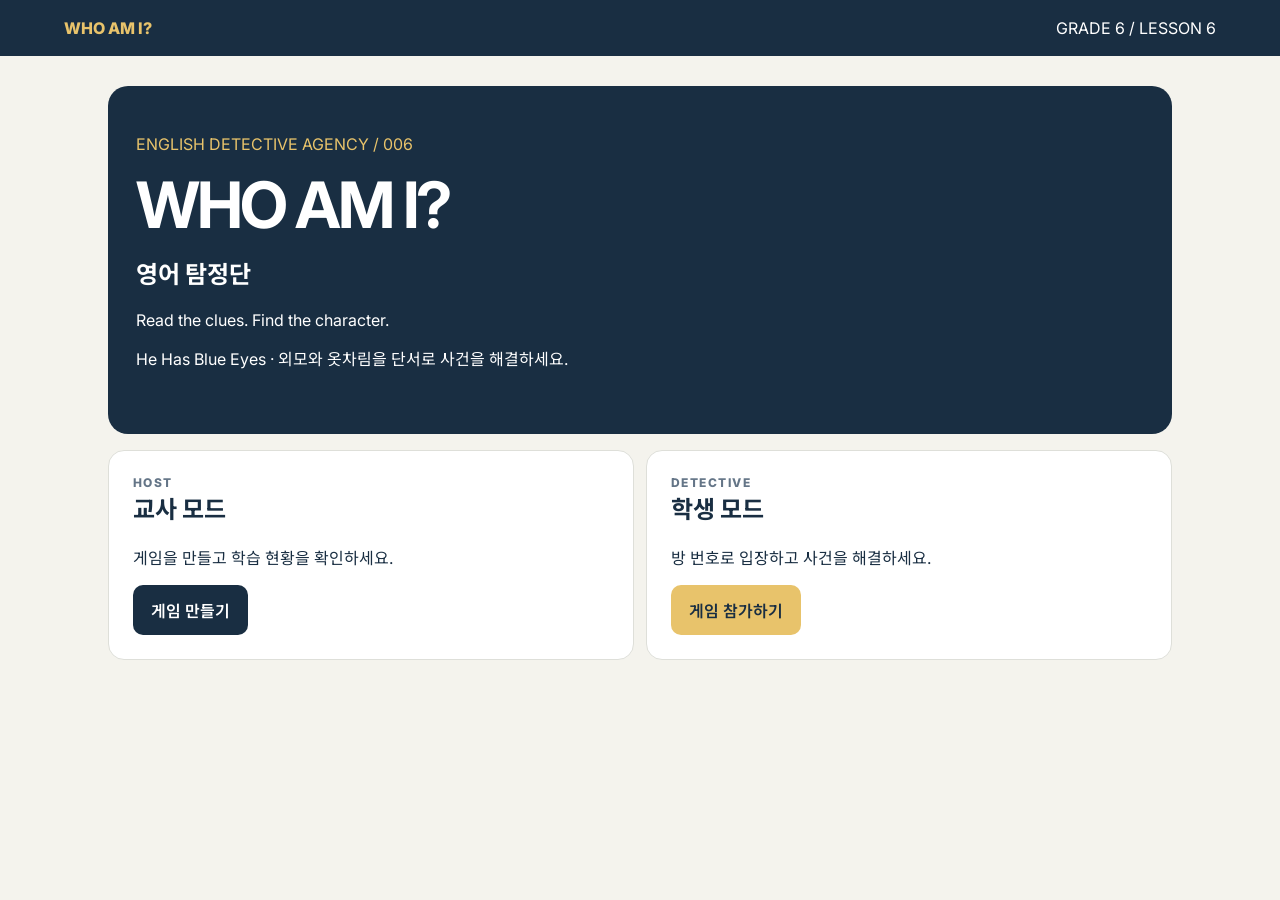
<file: index.html>
<!doctype html><html lang="ko"><meta charset="utf-8"><meta name="viewport" content="width=device-width,initial-scale=1"><title>WHO AM I? 영어 탐정단</title><link rel="stylesheet" href="style.css"><header><a href="index.html">WHO AM I?</a><span>GRADE 6 / LESSON 6</span></header><main><section class="hero"><div class="gold">ENGLISH DETECTIVE AGENCY / 006</div><h1>WHO AM I?</h1><h2>영어 탐정단</h2><p>Read the clues. Find the character.</p><p>He Has Blue Eyes · 외모와 옷차림을 단서로 사건을 해결하세요.</p></section><div class="grid" style="margin-top:16px"><section class="panel"><div class="tag">HOST</div><h2>교사 모드</h2><p>게임을 만들고 학습 현황을 확인하세요.</p><a class="btn" href="teacher.html">게임 만들기</a></section><section class="panel"><div class="tag">DETECTIVE</div><h2>학생 모드</h2><p>방 번호로 입장하고 사건을 해결하세요.</p><a class="btn accent" href="student.html">게임 참가하기</a></section></div></main></html>
</file>
<file: style.css>
@import url('https://fonts.googleapis.com/css2?family=Noto+Sans+KR:wght@400;600;800&family=Inter:wght@400;600;800&display=swap');
*{box-sizing:border-box}body{margin:0;background:#f4f3ed;color:#192e42;font-family:Inter,'Noto Sans KR',sans-serif}header{background:#192e42;color:white;padding:18px 5%;display:flex;justify-content:space-between;align-items:center;gap:12px}header a{color:#e8c36b;text-decoration:none;font-weight:800}main{max-width:1100px;margin:30px auto;padding:0 18px}h1{font-size:clamp(30px,6vw,64px);letter-spacing:-.05em;margin:12px 0}h2{margin-top:0}small,.muted{color:#647587} .panel{background:white;border:1px solid #dedfd9;border-radius:16px;padding:24px;margin-bottom:16px}.hero{background:#192e42;color:white;padding:48px 28px;border-radius:20px}.gold{color:#e8c36b}.grid{display:grid;grid-template-columns:repeat(2,minmax(0,1fr));gap:12px}.row{display:flex;align-items:center;gap:12px;flex-wrap:wrap}button,.btn{font:inherit;font-weight:600;cursor:pointer;border:0;border-radius:10px;padding:13px 18px;min-height:48px;background:#192e42;color:white;text-decoration:none;display:inline-flex;align-items:center;justify-content:center}button:disabled{opacity:.5;cursor:default}.accent{background:#e8c36b;color:#192e42}.danger{background:#994b50}.secondary{background:#e7ecee;color:#192e42}input:not([type=checkbox]),select{font:inherit;padding:12px;border:1px solid #bac4c8;border-radius:8px;width:100%;margin:6px 0 14px}label{display:block;margin:10px 0} .hidden,[hidden]{display:none!important}.score{font-size:30px;font-weight:800}.rankrow{display:grid;grid-template-columns:36px minmax(75px,150px) 1fr 55px;align-items:center;gap:8px;margin:10px 0}.track{background:#e7ecee;border-radius:6px;height:20px;overflow:hidden}.bar{background:#6f9bae;height:100%;transition:width .35s}.rankrow:first-child .bar{background:#e8c36b}.option{background:#fff;color:#192e42;border:2px solid #dce1e0;display:flex;flex-direction:column;gap:8px;white-space:normal;text-align:center;width:100%}.option svg{width:100%;height:180px}.option.correct{border-color:#388568;background:#e1f2e8}.option.wrong{border-color:#994b50;background:#f8e4e4}.portrait svg{height:220px;max-width:100%}.notice{min-height:24px;color:#994b50;white-space:pre-wrap}.clue{font-size:clamp(19px,3vw,26px);line-height:1.6;white-space:pre-wrap}.tag{font-size:12px;letter-spacing:.12em;font-weight:800;color:#647587}.avatar{font-size:24px;background:#e7ecee;color:#192e42}.avatar.active{outline:3px solid #c49b43}table{border-collapse:collapse;width:100%;font-size:14px}td,th{text-align:left;padding:10px;border-bottom:1px solid #ddd}.scroll{overflow:auto}.podium{display:flex;align-items:end;justify-content:center;gap:10px;text-align:center}.podium div{flex:1;padding:18px 6px;background:#e7ecee;border-radius:10px}.podium div:first-child{background:#e8c36b;padding-top:35px}.student{max-width:650px}#qr img,#qr canvas{max-width:100%} @media(max-width:550px){main{margin:14px auto;padding:0 12px}.panel{padding:15px}.option svg{height:145px}.rankrow{grid-template-columns:24px 85px 1fr 42px;font-size:13px}.hero{padding:30px 20px}}@media(prefers-reduced-motion:reduce){*{transition:none!important}}
</file>
